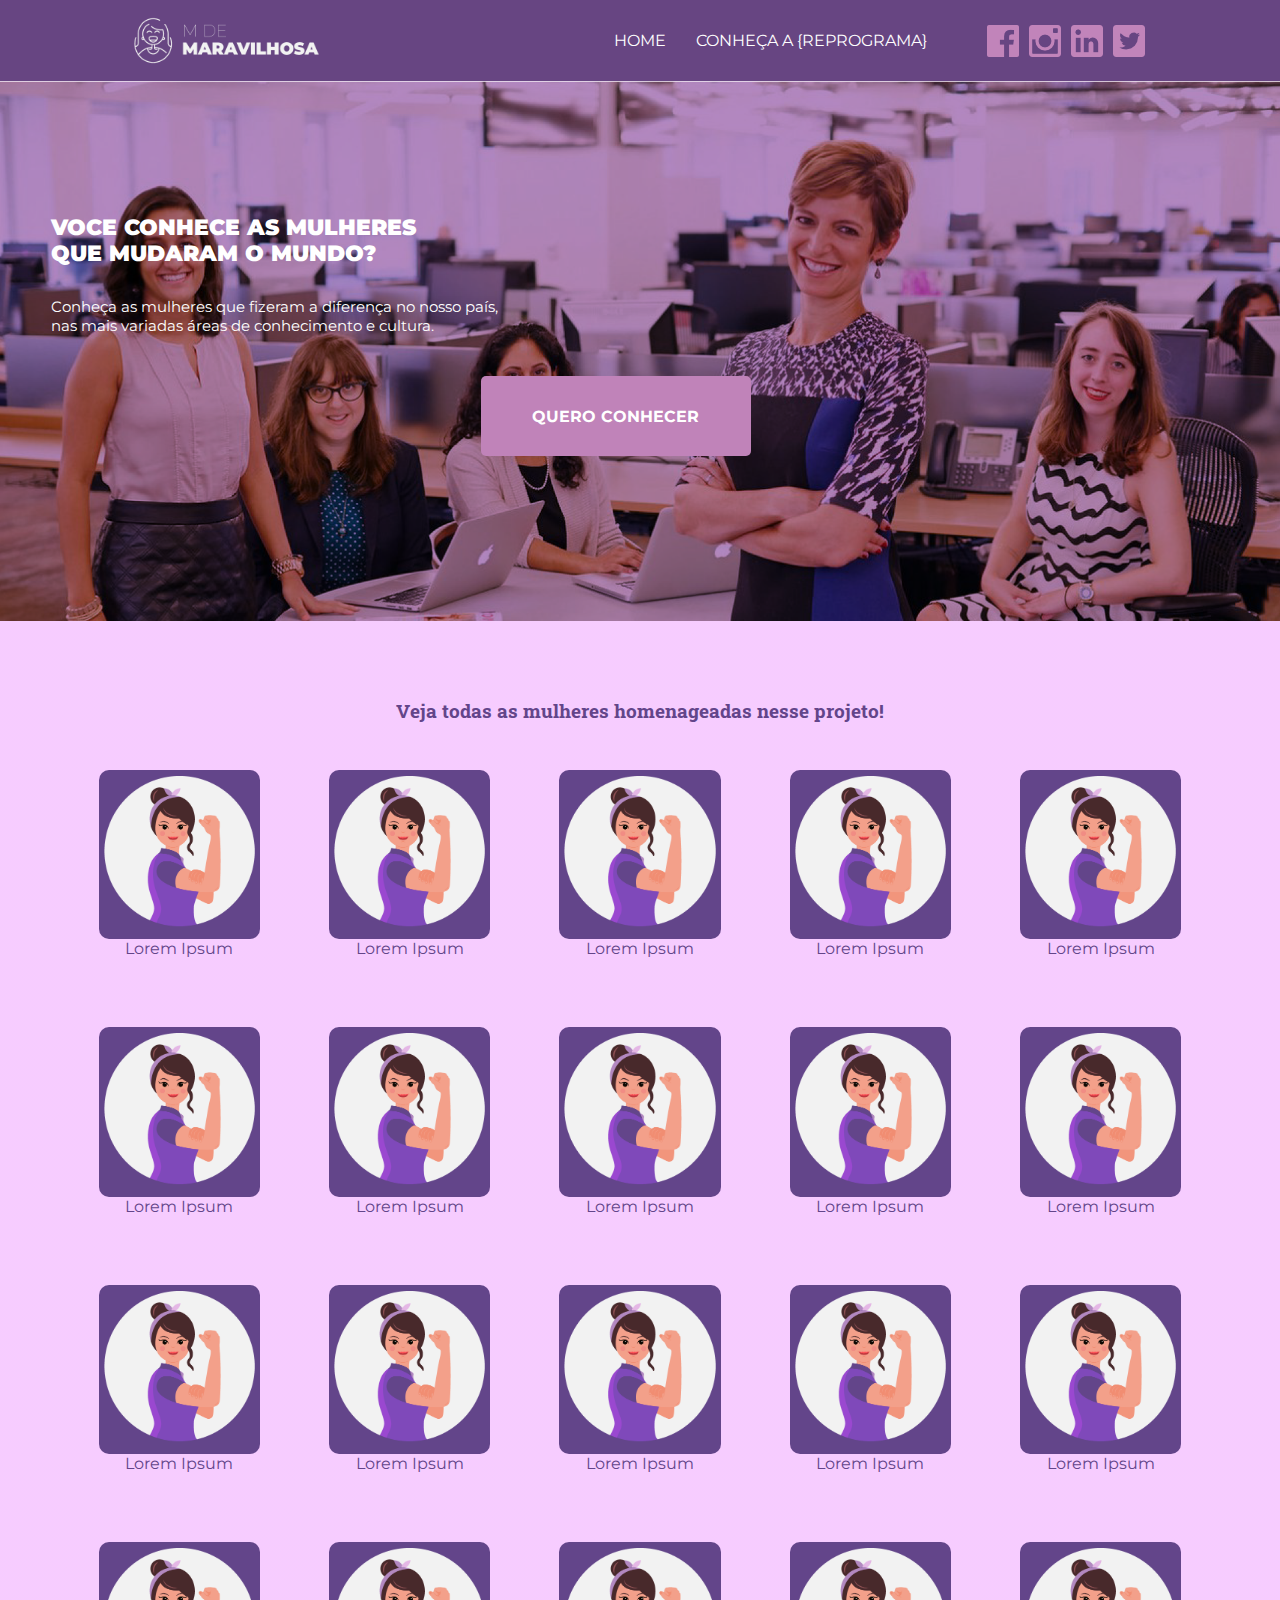
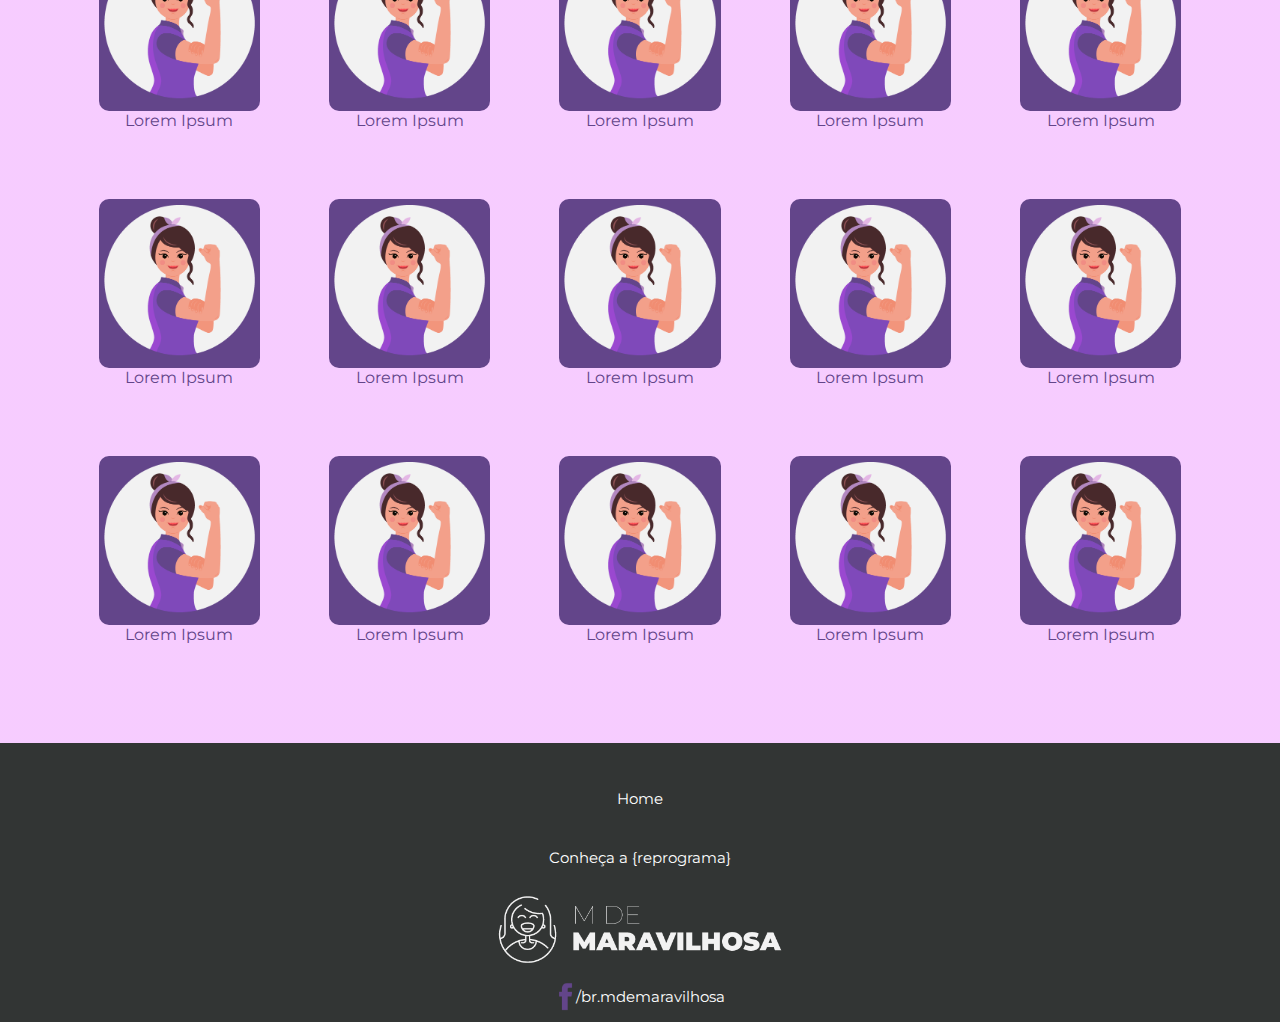
<file: index.html>
<html lang="en">

<head>
  <meta charset="UTF-8">
  <meta name="viewport" content="width=device-width, initial-scale=1.0">
  <meta http-equiv="X-UA-Compatible" content="ie=edge">
  <title>M-de-Maravilhosa</title>
  <link rel="stylesheet" href="css/style.css">
  <link rel="stylesheet-media" href="css/style-media.css">
  <link href="https://fonts.googleapis.com/css?family=Montserrat:400,700,900|Roboto+Slab:700|Roboto:400,400i" rel="stylesheet">
</head>

<body>
  <nav>
    <div class="nav-img-woman">
      <a class="logo-nav" href="index.html">
        <img src="img/logo-white.png" alt="Logo M de Mulher"></a>
    </div>
    <div>
      <ul class="nav-list">
        <li><a class="nav-list-item" href="index.html">Home</a></li>
        <li><a class="nav-list-item"  href="https://reprograma.com.br/">Conheça a {reprograma}</a></li>
      </ul>
    </div>
    <div class="nav-sandwich">
      <a href="#">
        <img src="img/menu-nav.png" alt="Menu de navegação">
      </a>
    </div>
    <div class="nav__icones">
      <a href="https://facebook.com/">
        <img class="nav__icones-img" src="img/icon-facebook.png" alt="Facebook">
      </a>
      <a href="https://instagram.com/">
        <img class="nav__icones-img" src="img/icon-instagram.png" alt="Instagram">
      </a>
      <a href="https://linkedin.com/">
        <img class="nav__icones-img" src="img/icon-linkedin.png" alt="Linkedin">
      </a>
      <a href="https://twitter.com/">
        <img class="nav__icones-img" src="img/icon-twitter.png" alt="Twitter">
      </a>
    </div>
  </nav>

  <header class="header">
    <div>
      <h1 class="title-h1">Voce conhece as mulheres
        <br> que mudaram o mundo?
      </h1>
      <h2>Conheça as mulheres que fizeram a diferença no nosso país,
        <br> nas mais variadas áreas de conhecimento e cultura.
      </h2>
      <a class="button" href="perfis.html">Quero Conhecer</a>
    </div>
  </header>

  <section class="you-know">
    <h3>Veja todas as mulheres homenageadas nesse projeto!</h3>
    <div class="all-woman">
      <div class="woman">
        <a href="nome-sobrenome.html">
          <img src="img/img-mulher.png" alt="woman-01">
          <p>Lorem Ipsum</p>
        </a>
      </div>
      <div class="woman">
        <a href="nome-sobrenome.html">
          <img src="img/img-mulher.png" alt="woman-02">
          <p>Lorem Ipsum</p>
        </a>
      </div>
      <div class="woman">
        <a href="nome-sobrenome.html">
          <img src="img/img-mulher.png" alt="woman-03">
          <p>Lorem Ipsum</p>
        </a>
      </div>
      <div class="woman">
        <a href="nome-sobrenome.html">
          <img src="img/img-mulher.png" alt="woman-04">
          <p>Lorem Ipsum</p>
        </a>
      </div>
      <div class="woman">
        <a href="nome-sobrenome.html">
          <img src="img/img-mulher.png" alt="woman-05">
          <p>Lorem Ipsum</p>
        </a>
      </div>
      <div class="woman">
        <a href="nome-sobrenome.html">
          <img src="img/img-mulher.png" alt="woman-06">
          <p>Lorem Ipsum</p>
        </a>
      </div>
      <div class="woman">
        <a href="nome-sobrenome.html">
          <img src="img/img-mulher.png" alt="woman-07">
          <p>Lorem Ipsum</p>
        </a>
      </div>
      <div class="woman">
        <a href="nome-sobrenome.html">
          <img src="img/img-mulher.png" alt="woman-08">
          <p>Lorem Ipsum</p>
        </a>
      </div>
      <div class="woman">
        <a href="nome-sobrenome.html">
          <img src="img/img-mulher.png" alt="woman-09">
          <p>Lorem Ipsum</p>
        </a>
      </div>
      <div class="woman">
        <a href="nome-sobrenome.html">
          <img src="img/img-mulher.png" alt="woman-10">
          <p>Lorem Ipsum</p>
        </a>
      </div>
      <div class="woman">
        <a href="nome-sobrenome.html">
          <img src="img/img-mulher.png" alt="woman-11">
          <p>Lorem Ipsum</p>
        </a>
      </div>
      <div class="woman">
        <a href="nome-sobrenome.html">
          <img src="img/img-mulher.png" alt="woman-12">
          <p>Lorem Ipsum</p>
        </a>
      </div>
      <div class="woman">
        <a href="nome-sobrenome.html">
          <img src="img/img-mulher.png" alt="woman-13">
          <p>Lorem Ipsum</p>
        </a>
      </div>
      <div class="woman">
        <a href="nome-sobrenome.html">
          <img src="img/img-mulher.png" alt="woman-14">
          <p>Lorem Ipsum</p>
        </a>
      </div>
      <div class="woman">
        <a href="nome-sobrenome.html">
          <img src="img/img-mulher.png" alt="woman-15">
          <p>Lorem Ipsum</p>
        </a>
      </div>
      <div class="woman">
        <a href="nome-sobrenome.html">
          <img src="img/img-mulher.png" alt="woman-16">
          <p>Lorem Ipsum</p>
        </a>
      </div>
      <div class="woman">
        <a href="nome-sobrenome.html">
          <img src="img/img-mulher.png" alt="woman-17">
          <p>Lorem Ipsum</p>
        </a>
      </div>
      <div class="woman">
        <a href="nome-sobrenome.html">
          <img src="img/img-mulher.png" alt="woman-18">
          <p>Lorem Ipsum</p>
        </a>
      </div>
      <div class="woman">
        <a href="nome-sobrenome.html">
          <img src="img/img-mulher.png" alt="woman-19">
          <p>Lorem Ipsum</p>
        </a>
      </div>
      <div class="woman">
        <a href="nome-sobrenome.html">
          <img src="img/img-mulher.png" alt="woman-20">
          <p>Lorem Ipsum</p>
        </a>
      </div>
      <div class="woman">
        <a href="nome-sobrenome.html">
          <img src="img/img-mulher.png" alt="woman-21">
          <p>Lorem Ipsum</p>
        </a>
      </div>
      <div class="woman">
        <a href="nome-sobrenome.html">
          <img src="img/img-mulher.png" alt="woman-22">
          <p>Lorem Ipsum</p>
        </a>
      </div>
      <div class="woman">
        <a href="nome-sobrenome.html">
          <img src="img/img-mulher.png" alt="woman-23">
          <p>Lorem Ipsum</p>
        </a>
      </div>
      <div class="woman">
        <a href="nome-sobrenome.html">
          <img src="img/img-mulher.png" alt="woman-24">
          <p>Lorem Ipsum</p>
        </a>
      </div>
      <div class="woman">
        <a href="nome-sobrenome.html">
          <img src="img/img-mulher.png" alt="woman-25">
          <p>Lorem Ipsum</p>
        </a>
      </div>
      <div class="woman">
        <a href="nome-sobrenome.html">
          <img src="img/img-mulher.png" alt="woman-26">
          <p>Lorem Ipsum</p>
        </a>
      </div>
      <div class="woman">
        <a href="nome-sobrenome.html">
          <img src="img/img-mulher.png" alt="woman-27">
          <p>Lorem Ipsum</p>
        </a>
      </div>
      <div class="woman">
        <a href="nome-sobrenome.html">
          <img src="img/img-mulher.png" alt="woman-28">
          <p>Lorem Ipsum</p>
        </a>
      </div>
      <div class="woman">
        <a href="nome-sobrenome.html">
          <img src="img/img-mulher.png" alt="woman-29">
          <p>Lorem Ipsum</p>
        </a>
      </div>
      <div class="woman">
        <a href="nome-sobrenome.html">
          <img src="img/img-mulher.png" alt="woman-30">
          <p>Lorem Ipsum</p>
        </a>
      </div>
    </div>
  </section>

  <footer>
    <div class="footer-links">

      <li>
        <a href="index.html">Home</a>
      </li>
      <li>
        <a href="https://www.reprograma.com/">Conheça a {reprograma}</a>
      </li>
    </div>

    <div>
      <img class="footer-img" src="img/logo-white.png" alt="logo M de Maravilhosa">
    </div>

    <div class="footer-facebook">
      <a href="https://www.facebook.com/ReprogramaBr/" target="_blank">
        <img class="fb" src="img/fb-icone.png" alt="Icone do facebook Reprograma">
        <p>/br.mdemaravilhosa</p>
      </a>
    </div>
  </footer>
</body>

</html>
</file>
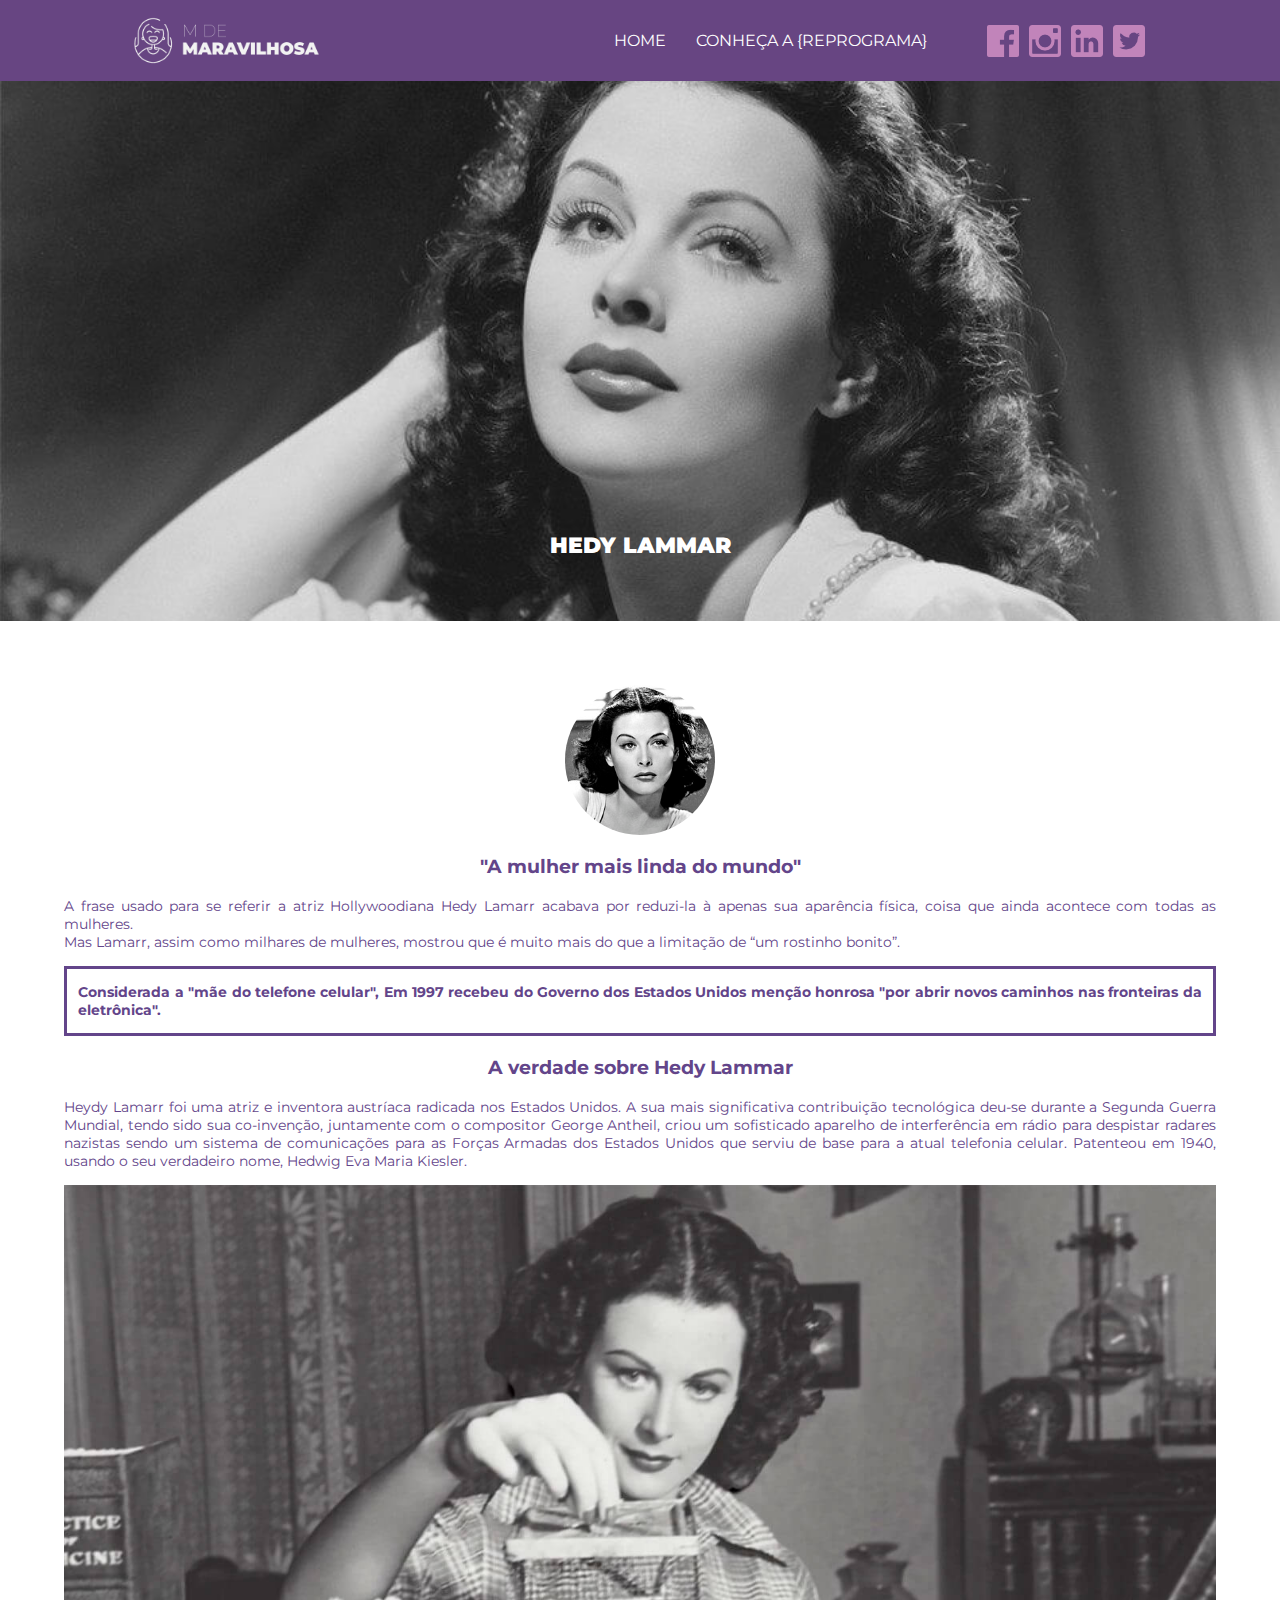
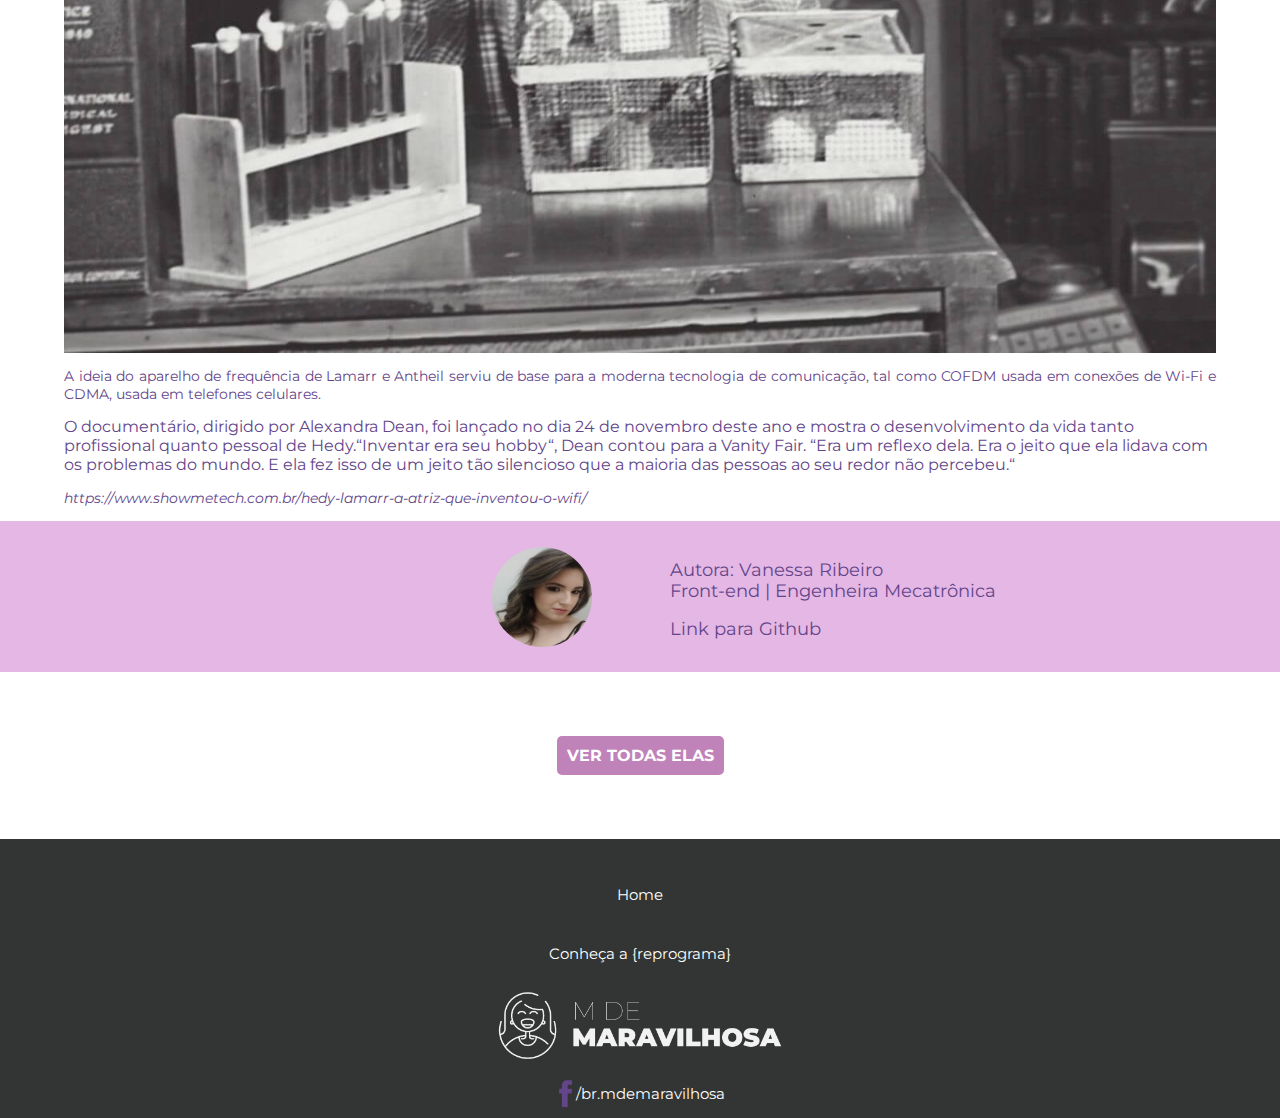
<file: perfil/hedy-lamarr.html>
<html>

<head>
  <meta charset="UTF-8">
  <meta name="viewport" content="width=device-width, initial-scale=1.0">
  <meta http-equiv="X-UA-Compatible" content="ie=edge">
  <title>M-de-Maravilhosa-Hedy-Lammar</title>
  <link rel="stylesheet" href="../css/style2.css">
  <link rel="stylesheet-media" href="../css/style-media.css">
  <link href="https://fonts.googleapis.com/css?family=Montserrat:400,700,900|Roboto+Slab:700|Roboto:400,400i" rel="stylesheet">
</head>

<body>
    <nav>
        <div class="nav-img-woman">
          <a class="logo-nav" href="index.html">
            <img src="../img/logo-white.png" alt="Logo M de Mulher"></a>
        </div>
        <div>
          <ul class="nav-list">
            <li><a class="nav-list-item" href="index.html">Home</a></li>
            <li><a class="nav-list-item"  href="https://reprograma.com.br/">Conheça a {reprograma}</a></li>
          </ul>
        </div>
        <div class="nav-sandwich">
          <a href="#">
            <img src="../img/menu-nav.png" alt="Menu de navegação">
          </a>
        </div>
        <div class="nav__icones">
          <a href="https://facebook.com/">
            <img class="nav__icones-img" src="../img/icon-facebook.png" alt="Facebook">
          </a>
          <a href="https://instagram.com/">
            <img class="nav__icones-img" src="../img/icon-instagram.png" alt="Instagram">
          </a>
          <a href="https://linkedin.com/">
            <img class="nav__icones-img" src="../img/icon-linkedin.png" alt="Linkedin">
          </a>
          <a href="https://twitter.com/">
            <img class="nav__icones-img" src="../img/icon-twitter.png" alt="Twitter">
          </a>
        </div>
      </nav>

  <header class="header">
    <div>
      <h1 class="the-woman">Hedy Lammar</h1>
    </div>
  </header>

  <section class="about-woman">

    <div class="about-img">
      <img src="../img/perfil-lamarr.jpg" alt="Hedy Lamarr - 1940">
    </div>

    <div class="about-introduction">
      <h3>"A mulher mais linda do mundo"</h3>
      <p>A frase usado para se referir a atriz Hollywoodiana Hedy Lamarr acabava por reduzi-la à apenas sua aparência física,
        coisa que ainda acontece com todas as mulheres.<br> Mas Lamarr, assim como milhares de mulheres, mostrou que é muito
        mais do que a limitação de “um rostinho bonito”.</p>
    </div>
  </section>

  <section class="box-woman">
    <div>
      <h3>Considerada a "mãe do telefone celular", Em 1997 recebeu do Governo dos Estados Unidos menção honrosa "por abrir
        novos caminhos nas fronteiras da eletrônica".</h3>
    </div>
  </section>

  <section class="history-woman">

    <div class="history">
      <h3>A verdade sobre Hedy Lammar</h3>
      <p>Heydy Lamarr foi uma atriz e inventora austríaca radicada nos Estados Unidos. A sua mais significativa contribuição
        tecnológica deu-se durante a Segunda Guerra Mundial, tendo sido sua co-invenção, juntamente com o compositor George
        Antheil, criou um sofisticado aparelho de interferência em rádio para despistar radares nazistas sendo um sistema
        de comunicações para as Forças Armadas dos Estados Unidos que serviu de base para a atual telefonia celular. Patenteou
        em 1940, usando o seu verdadeiro nome, Hedwig Eva Maria Kiesler.
      </p>
    </div>

    <div class="history-img">
      <img src="../img/lamarr-documentary.jpg" alt="Documentário sobre Lamarr">
    </div>

    <div class="history-continuation">
      <p>A ideia do aparelho de frequência de Lamarr e Antheil serviu de base para a moderna tecnologia de comunicação, tal
        como COFDM usada em conexões de Wi-Fi e CDMA, usada em telefones celulares. </p> O documentário, dirigido por Alexandra
      Dean, foi lançado no dia 24 de novembro deste ano e mostra o desenvolvimento da vida tanto profissional quanto pessoal
      de Hedy.“Inventar era seu hobby“, Dean contou para a Vanity Fair. “Era um reflexo dela. Era o jeito que ela lidava
      com os problemas do mundo. E ela fez isso de um jeito tão silencioso que a maioria das pessoas ao seu redor não percebeu.“
      </p>
      <cite><p>https://www.showmetech.com.br/hedy-lamarr-a-atriz-que-inventou-o-wifi/</p></cite>
    </div>
  </section>

  <section class="about-me">
    
      <div class="about-me-img">
        <img src="../img/perfil-vanessa-ribeiro.jpg" alt="Vanessa Ribeiro">
      </div>
      <div class="about-me-text">
        <p>Autora: Vanessa Ribeiro
          <br> Front-end | Engenheira Mecatrônica
        </p>
        <a href="http://github.com/vanessaribeiro92" target="_blank">Link para Github</a>
      </div>
    
  </section>

  <div class="button-div">
    <a class="button" href="perfis.html">Ver todas elas</a>
  </div>

  <footer>
    <div class="footer-links">

      <li>
        <a href="index.html">Home</a>
      </li>
      <li>
        <a href="https://www.reprograma.com/">Conheça a {reprograma}</a>
      </li>
    </div>

    <div>
      <img class="footer-img" src="../img/logo-white.png" alt="logo M de Maravilhosa">
    </div>

    <div class="footer-facebook">
      <a href="https://www.facebook.com/ReprogramaBr/" target="_blank">
        <img class="fb" src="../img/fb-icone.png" alt="Icone do facebook Reprograma">
        <p>/br.mdemaravilhosa</p>
      </a>
    </div>
  </footer>
</body>

</html>
</file>
<file: css/style.css>
/* -- PAGE 1 -- */
/* -- MOBILE FIRST -- */
/* -- Mobile 320px X 480px-- */
/* -- GERAL -- */

* {
  list-style: none;
  box-sizing: border-box;
  color: #ffff;
  font-family: 'Montserrat', Arial, Helvetica, sans-serif;
}

body {
  margin: 0; 
}

a {
  text-decoration: none;
}

/* -- NAV - NAVIGATION -- */

nav {
  background-color: #674582;
  min-height: 9vh;
  display: flex;
  justify-content: center;
  align-items: center;
  color: #ffff;
  text-transform: uppercase;
}
.nav-img-woman {
  display: flex;
  width: 90%;
  align-items: center;
  justify-content: space-around;
}

.logo-nav img {
  width: 45%;
}

.nav-list {
  display: none;
}

.nav__icones {
  display: none;
}

.nav-sandwich {
  display: flex;
}

.nav-sandwich img {
  background-color: #C083B9;
  border-radius: 5px;
}

/* --HEADER-- */

.header {
 background-image: url(../img/bg-banner-claro.png);
 background-size: cover;
 width: 100%;
 background-position: center center;
 display: flex;
 background-repeat: no-repeat;
 height: 60%;
} 

header div {
  width: 80%;
} 

header h1 {
  text-transform: uppercase;
  font-weight: 900;
  font-size: 135%;
  margin-left: 5%;
}

header h2 {
  font-weight: normal;
  margin: 7% 0;
  font-size: 95%;
  margin-left: 5%;
}

/* --SECTION YOU KNOW-- */

section {
  min-height: 48vh; 
  background: linear-gradient(rgba(212, 0, 255, 0.2),
  rgba(212, 0, 255, 0.2)); 
  background-size: cover;
  background-position: center center;
  background-repeat: no-repeat;
}

.all-woman {
  display: flex;
  flex-wrap: wrap;
  justify-content: space-around;
  text-align: center;
}

.button {
  background-color: #C083B9;
  text-transform: uppercase;
  font-weight: bold;
  padding: 3% 5%;
  border-radius: 5px;
  margin-left: 25%;
}

h3 {
  font-family: 'Roboto Slab', Arial, Helvetica, sans-serif;
  color: #63458a;
  margin: 1%;
  text-align: center;
}

.you-know {
  display: flex;
  flex-direction: column;
  justify-content: center;
  align-items: center;
  padding: 5% 0;
}

.woman p {
  color: #63458a;
  margin: 0;
}

.you-know > div {
  width: 85%;
  display: flex;
  flex-wrap: wrap;
  justify-content: space-around;
  text-align: center;
}

.you-know .woman {
  width: 40%;
  margin: 3%;
}

.woman img {
  width: 100%;
  background-color: #63458a;
  border-radius: 10px;
  object-fit: contain;
}

/* ---------- FOOTER ---------- */

footer {
  background-color: #323534;
  font-size: 80%;
  display: flex;
  flex-direction: column;
  align-items: center;
  padding-top: 2%;
}

footer > div {
  width: 60%;
  display: flex;
  flex-direction: column;
  justify-content: space-between;
  align-items: center;
  text-align: center;
  margin: 0;
}
/*  FOOTER--LINKS */

.footer-links li {
  font-size: 120%;
  margin: 10% 0;
  width: 100%;
}

/* FOOTER--M DE MARAVILHOSA */

img.footer-img {
  width: 100%;
}

/* FOOTER--FACEBOOK  */

div.footer-facebook a {
  display: flex;
  align-items: center;
  justify-content: center;
}

img.fb {
  width: 10%;
  display: flex
}

.footer-facebook p {
  display: flex;
  font-size: 120%;
}
/* ----------@MEDIA----------- */

/* ----TABLET---- */
/* 768px */

@media (min-width: 768px) {
  .nav-list {
    display: none;
  }

  .nav-sandwich {
    display: block;
  }

  .nav__icones {
    display: none;
  }

}

/* ----DESKTOP---- */
/* --1024px */

@media (min-width: 1024px) {

  .nav-list {
    display: flex;
    justify-content: space-around;
    margin-right: 30px;
  }

  .nav-sandwich {
    display: none;
  }
  
  .nav__icones {
    display: flex;
    justify-content: space-around;
  }

  .nav__icones-img {
    margin-right: 10px;
  }

  .nav-img-woman {
    display: flex;
    width: 35%;
    align-items: center;
    justify-content: space-around;
  }
  .nav-list-item {
    margin-right: 30px;
  }

  .nav-list a {
    color: #ffff;
  }

  .header h2 {
    margin-top: 3%;
  }

 .button {
   margin-left: 47%;
  }

 .header h1 {
   margin-top: 13%;
  }

  .you-know .woman {
    width: 14%;
  }

  .you-know > div {
    width: 90%;
  }

  img.footer-img {
   width: 40%;
  }
  
  .footer-links li {
    margin: 20px;
  }

}
</file>
<file: css/style2.css>
/* -- PAGE 2 -- */
/* -- MOBILE FIRST -- */
/* -- Mobile 320px X 480px-- */
/* ------- GERAL ------- */

* {
  list-style: none;
  box-sizing: border-box;
  color: #63458A;
  font-family: 'Montserrat', Arial, Helvetica, sans-serif;
}

body {
  margin: 0; 
}

a {
  text-decoration: none;
}

/* ------ NAV - NAVIGATION ------ */

nav {
  background-color: #674582;
  min-height: 9vh;
  display: flex;
  justify-content: center;
  align-items: center;
  color: #ffff;
  text-transform: uppercase;
}
.nav-img-woman {
  display: flex;
  width: 90%;
  align-items: center;
  justify-content: space-around;
}

.logo-nav img {
  width: 45%;
}

.nav-list {
  display: none;
}

.nav__icones {
  display: none;
}

.nav-sandwich {
  display: flex;
}

.nav-sandwich img {
  background-color: #C083B9;
  border-radius: 5px;
}

/* ------HEADER------ */

.header {
  background-image: url(../img/banner-lamarr.jpg);
  background-size: cover;
  width: 100%;
  background-position: center;
  display: flex;
  background-repeat: no-repeat;
  height: 60%;
} 
 
header div {
  width: 80%;
} 
 
header h1 {
  text-transform: uppercase;
  font-weight: 900;
  font-size: 140%;
  margin-left: 25%;
  text-align:center;
  margin-top: 50vh;
  color: #ffff;
}
 
/* --SECTION ABOUT-WOMAN-- */

/* .about-woman {
  margin-left: auto;
  margin-right: auto;
} */

.about-img {
  margin-left: auto;
  margin-right: auto;
  margin-top: 5%;
  width: 150px;
  height: 150px;
  overflow: hidden;
  border-radius: 50%;
}

.about-img img {
  width: 150px;
  
}
.about-introduction {
  margin-left: 5%;
  margin-right: 5%;
}
.about-introduction h3 {
  font-size: 120%;
  text-align: center;
}

.about-introduction p {
  text-align: justify;
  font-size: 90%;
}

/* --SECTION BOX-WOMAN-- */

.box-woman div {
  border-width: 3px;
  border-style: solid;
  font-size: 75%;
  margin-left: 5%;
  margin-right: 5%;
}

.box-woman h3 {
  margin-left: 1%;
  margin-right: 1%;
  text-align: justify;
}

/* --SECTION HISTORY-- */

.history-woman {
  margin-left: 5%;
  margin-right: 5%;
}

.history h3 {
  font-size: 120%;
  text-align: center;
}

.history p {
  text-align: justify;
  font-size: 90%;
}

.history-img img {
  display: flex;
  flex-wrap: wrap;
  justify-content: space-around;
  width: 100%;
  margin-left: auto;
  margin-right: auto;
}

.history-continuation p {
  text-align: justify;
  font-size: 90%;
}

/* --SECTION ABOUT-ME--*/

.about-me {
  background-color: #E4B7E5;
  display: flex;
  margin-bottom: 5%;
}

.about-me-img {
  margin: 2%

}
.about-me-img img {
  width:100px; 
  height: 100px;
  border-radius: 50%;
  margin-left: 12%;
}
.about-me-text {
  text-align: left;
  font-size: 90%;
  margin-left: 5%;
}


/* --BUTTON-- */

.button {
  background-color: #C083B9;
  text-transform: uppercase;
  font-weight: bold;
  padding: 10px 10px;
  border-radius: 5px;
  color: #ffff;
}

.button-div{
  display: flex;
  justify-content: center;
}
/* ---------- FOOTER ---------- */

footer {
  background-color: #323534;
  font-size: 80%;
  display: flex;
  flex-direction: column;
  align-items: center;
  padding-top: 2%;
  margin-top: 5%;
}

footer > div {
  width: 60%;
  display: flex;
  flex-direction: column;
  justify-content: space-between;
  align-items: center;
  text-align: center;
  margin: 0;
  
}
footer a {
  color: #ffff;
}

/*  FOOTER--LINKS */

.footer-links li {
  font-size: 120%;
  margin: 10% 0;
  width: 100%;
}

/* FOOTER--M DE MARAVILHOSA */

img.footer-img {
  width: 100%;
}

/* FOOTER--FACEBOOK  */

div.footer-facebook a {
  display: flex;
  align-items: center;
  justify-content: center;
}

img.fb {
  width: 10%;
  display: flex
}

.footer-facebook p {
  display: flex;
  font-size: 120%;
  color: #ffff;
}

/* ------------@MEDIA----------- */
/* ----TABLET---- */
/* 768px */
@media (min-width: 768px) {
 
    .nav-list {
      display: none;
    }
    .nav-sandwich {
      display: block;
    }
    .nav__icones {
      display: none;
    }
}
/* ----DESKTOP---- */
/* --1024px */
@media (min-width: 1024px) {

  .nav-list {
    display: flex;
    justify-content: space-around;
    margin-right: 30px;
  }

  .nav-sandwich {
    display: none;
  }
  
  .nav__icones {
    display: flex;
    justify-content: space-around;
  }

  .nav__icones-img {
    margin-right: 10px;
  }

  .nav-img-woman {
    display: flex;
    width: 35%;
    align-items: center;
    justify-content: space-around;
  }
  .nav-list-item {
    margin-right: 30px;
  }

  .nav-list a {
    color: #ffff;
  }

 .about-me-img {
   margin-left: 480px;
  }  
  .about-me-text {
    margin-top: 20px;
    font-size: 110%;
  }

  img.footer-img {
    width: 40%;
  }
   
  .footer-links li {
    margin: 20px;
  }



}
</file>
